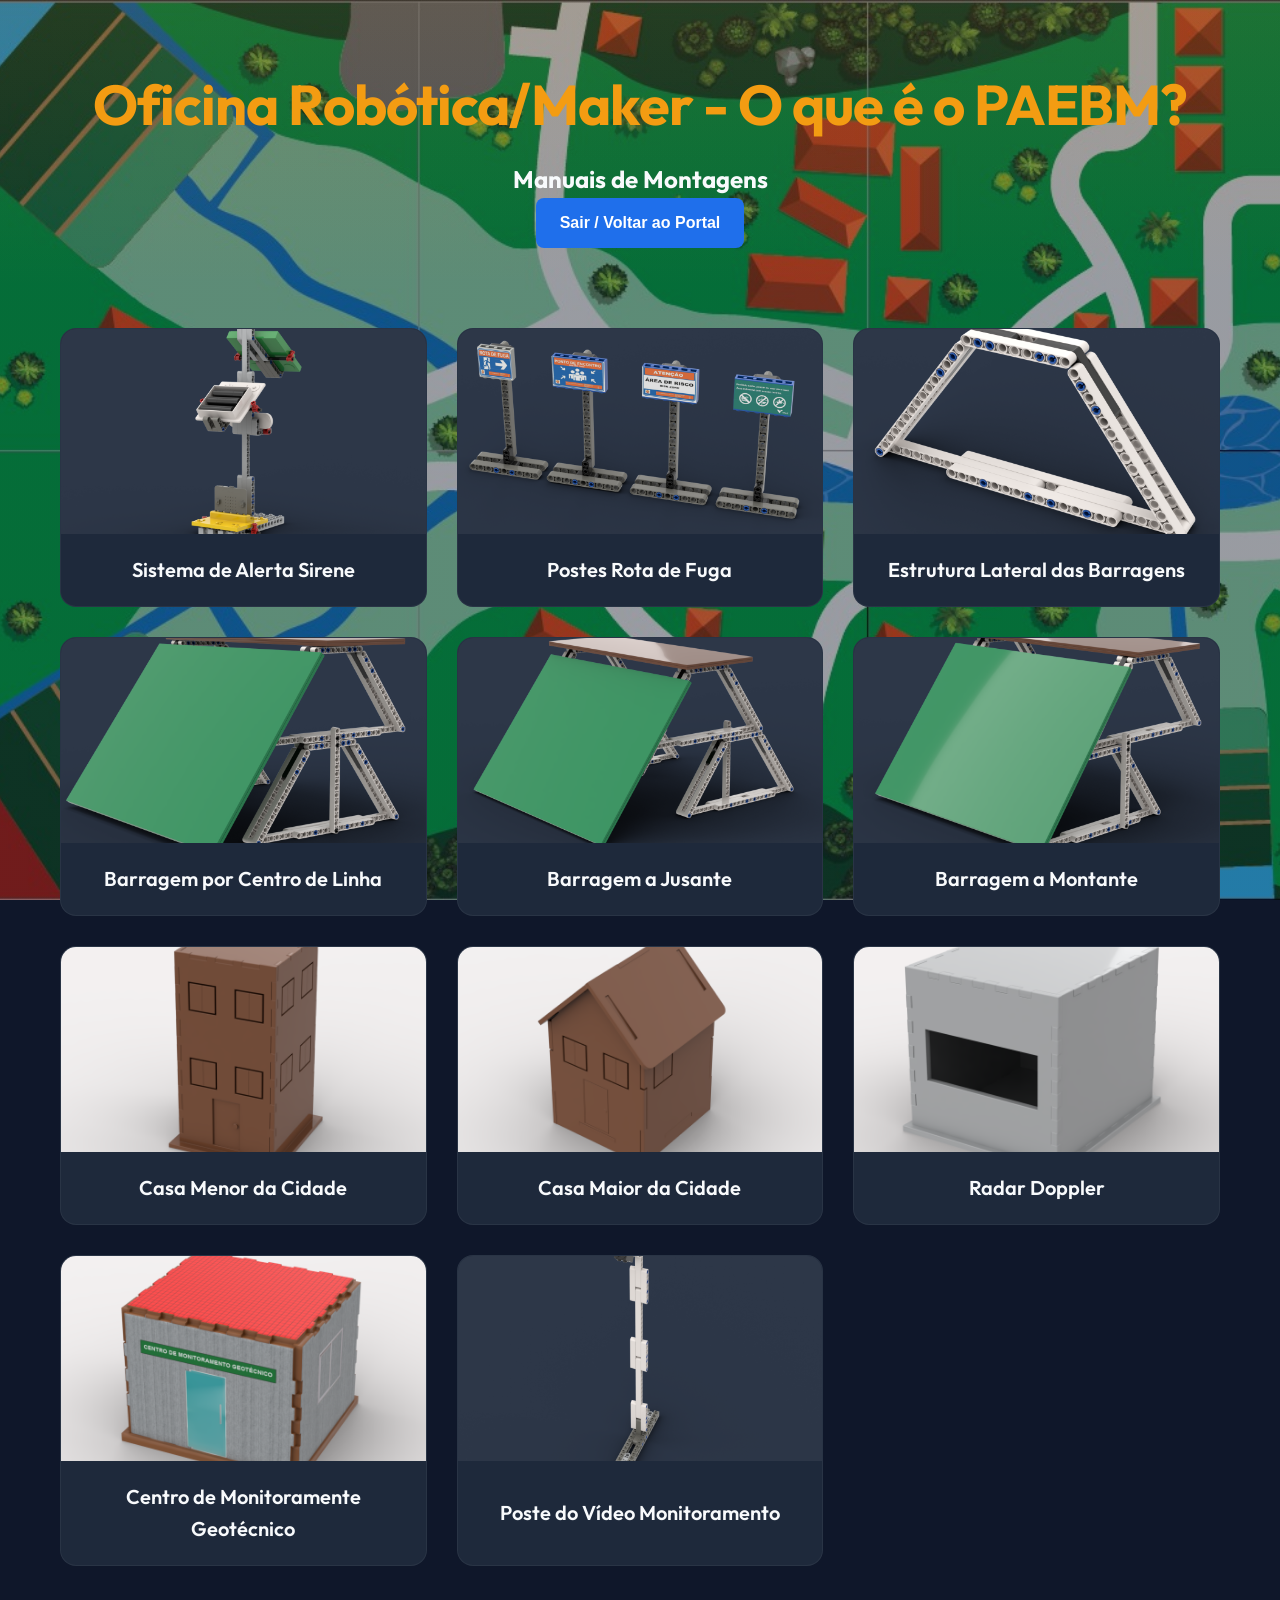
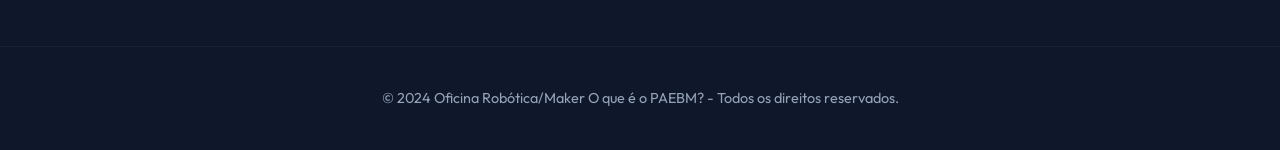
<file: index.html>
<!DOCTYPE html>
<html lang="pt-br">
<head>
    <meta charset="UTF-8">
    <meta name="viewport" content="width=device-width, initial-scale=1.0">
    <title>Oficina Robótica/Maker O que é o PAEBM? - Manual de Montagens</title>
    <link rel="stylesheet" href="styles.css">
    <link rel="manifest" href="manifest.json">
    <meta name="theme-color" content="#f39c12">
    <link rel="preconnect" href="https://fonts.googleapis.com">
    <link rel="preconnect" href="https://fonts.gstatic.com" crossorigin>
<script>navigator.serviceWorker.register("sw.js")</script> 
    <link href="https://fonts.googleapis.com/css2?family=Outfit:wght@300;400;600;700&display=swap" rel="stylesheet">
</head>
<body>
    <header>
        <div class="container">
            <h1>Oficina Robótica/Maker - O que é o PAEBM?</h1>
            <h2>Manuais de Montagens</h2>
        </div>
        <div>
            <a href="https://yxzrobotica.com.br/portal.html" class="botao-voltar">
                Sair / Voltar ao Portal
            </a>
        </div>
    </header>

    <main class="container">
        <section id="manuals-grid" class="manuals-grid">
            <!-- Os cards serão inseridos aqui via JavaScript -->
            <div class="loading">Carregando montagens...</div>
        </section>
    </main>

    <footer>
        <div class="container">
            <p>&copy; 2024 Oficina Robótica/Maker O que é o PAEBM? - Todos os direitos reservados.</p>
        </div>
    </footer>

    <script src="app.js"></script>
    <script>
        if ('serviceWorker' in navigator) {
            window.addEventListener('load', () => {
                navigator.serviceWorker.register('./sw.js')
                    .then(reg => console.log('Service Worker registrado!', reg))
                    .catch(err => console.log('Erro ao registrar Service Worker', err));
            });
        }
    </script>
</body>
</html>
</file>
<file: styles.css>
:root {
    --primary-color: #f39c12;
    --primary-hover: #e67e22;
    --bg-color: #0f172a;
    --card-bg: #1e293b;
    --text-main: #f8fafc;
    --text-muted: #94a3b8;
    --container-width: 1200px;
    --border-radius: 16px;
    --transition: all 0.3s cubic-bezier(0.4, 0, 0.2, 1);
}

* {
    margin: 0;
    padding: 0;
    box-sizing: border-box;
}

body {
    font-family: 'Outfit', sans-serif;
    background-color: var(--bg-color);
    background-image: 
        linear-gradient(rgba(15, 23, 42, 0.32), rgba(15, 23, 42, 0.32)),
        url("assets/images/tapete.jpeg");
    background-size: cover;
    background-position: center;
    background-repeat: no-repeat;
    background-attachment: fixed;
    color: var(--text-main);
    line-height: 1.6;
    overflow-x: hidden;
}

.container {
    max-width: var(--container-width);
    margin: 0 auto;
    padding: 0 20px;
}

header {
    padding: 60px 0 40px;
    text-align: center;
    background: linear-gradient(180deg, rgba(243, 156, 18, 0.1) 0%, rgba(15, 23, 42, 0) 100%);
}

h1 {
    font-size: 3.5rem;
    font-weight: 700;
    color: var(--primary-color);
    margin-bottom: 10px;
    letter-spacing: -1px;
}

.subtitle {
    font-size: 1.5rem;
    color: var(--text-muted);
    font-weight: 300;
}

.manuals-grid {
    display: grid;
    grid-template-columns: repeat(auto-fill, minmax(280px, 1fr));
    gap: 30px;
    padding: 40px 0 80px;
}

.manual-card {
    background-color: var(--card-bg);
    border-radius: var(--border-radius);
    overflow: hidden;
    text-decoration: none;
    color: inherit;
    transition: var(--transition);
    border: 1px solid rgba(255, 255, 255, 0.05);
    display: flex;
    flex-direction: column;
    height: 100%;
}

.manual-card:hover {
    transform: translateY(-10px);
    border-color: var(--primary-color);
    box-shadow: 0 20px 25px -5px rgba(0, 0, 0, 0.3), 0 10px 10px -5px rgba(0, 0, 0, 0.04);
}

.image-container {
    width: 100%;
    aspect-ratio: 16/9;
    background-color: #2d3748;
    position: relative;
    overflow: hidden;
}

.image-container img {
    width: 100%;
    height: 100%;
    object-fit: cover;
    transition: var(--transition);
}

.manual-card:hover .image-container img {
    transform: scale(1.1);
}

.card-content {
    padding: 20px;
    flex-grow: 1;
    display: flex;
    flex-direction: column;
    justify-content: center;
    align-items: center;
    text-align: center;
}

.card-content h3 {
    font-size: 1.25rem;
    font-weight: 600;
    color: var(--text-main);
}

.loading {
    grid-column: 1 / -1;
    text-align: center;
    padding: 100px;
    color: var(--text-muted);
    font-size: 1.2rem;
}

footer {
    padding: 40px 0;
    text-align: center;
    border-top: 1px solid rgba(255, 255, 255, 0.05);
    color: var(--text-muted);
    font-size: 0.9rem;
}

@media (max-width: 768px) {
    h1 {
        font-size: 2.5rem;
    }
    .subtitle {
        font-size: 1.2rem;
    }
    .manuals-grid {
        grid-template-columns: 1fr;
    }
}

.botao-voltar {
    display: inline-block;
    padding: 12px 24px;
    background-color: #1f6feb;
    color: #ffffff;
    text-decoration: none;
    border-radius: 8px;
    font-weight: bold;
    font-family: Arial, sans-serif;
    transition: 0.3s;
  }

  .botao-voltar:hover {
    background-color: #1557b0;
  }
</file>
